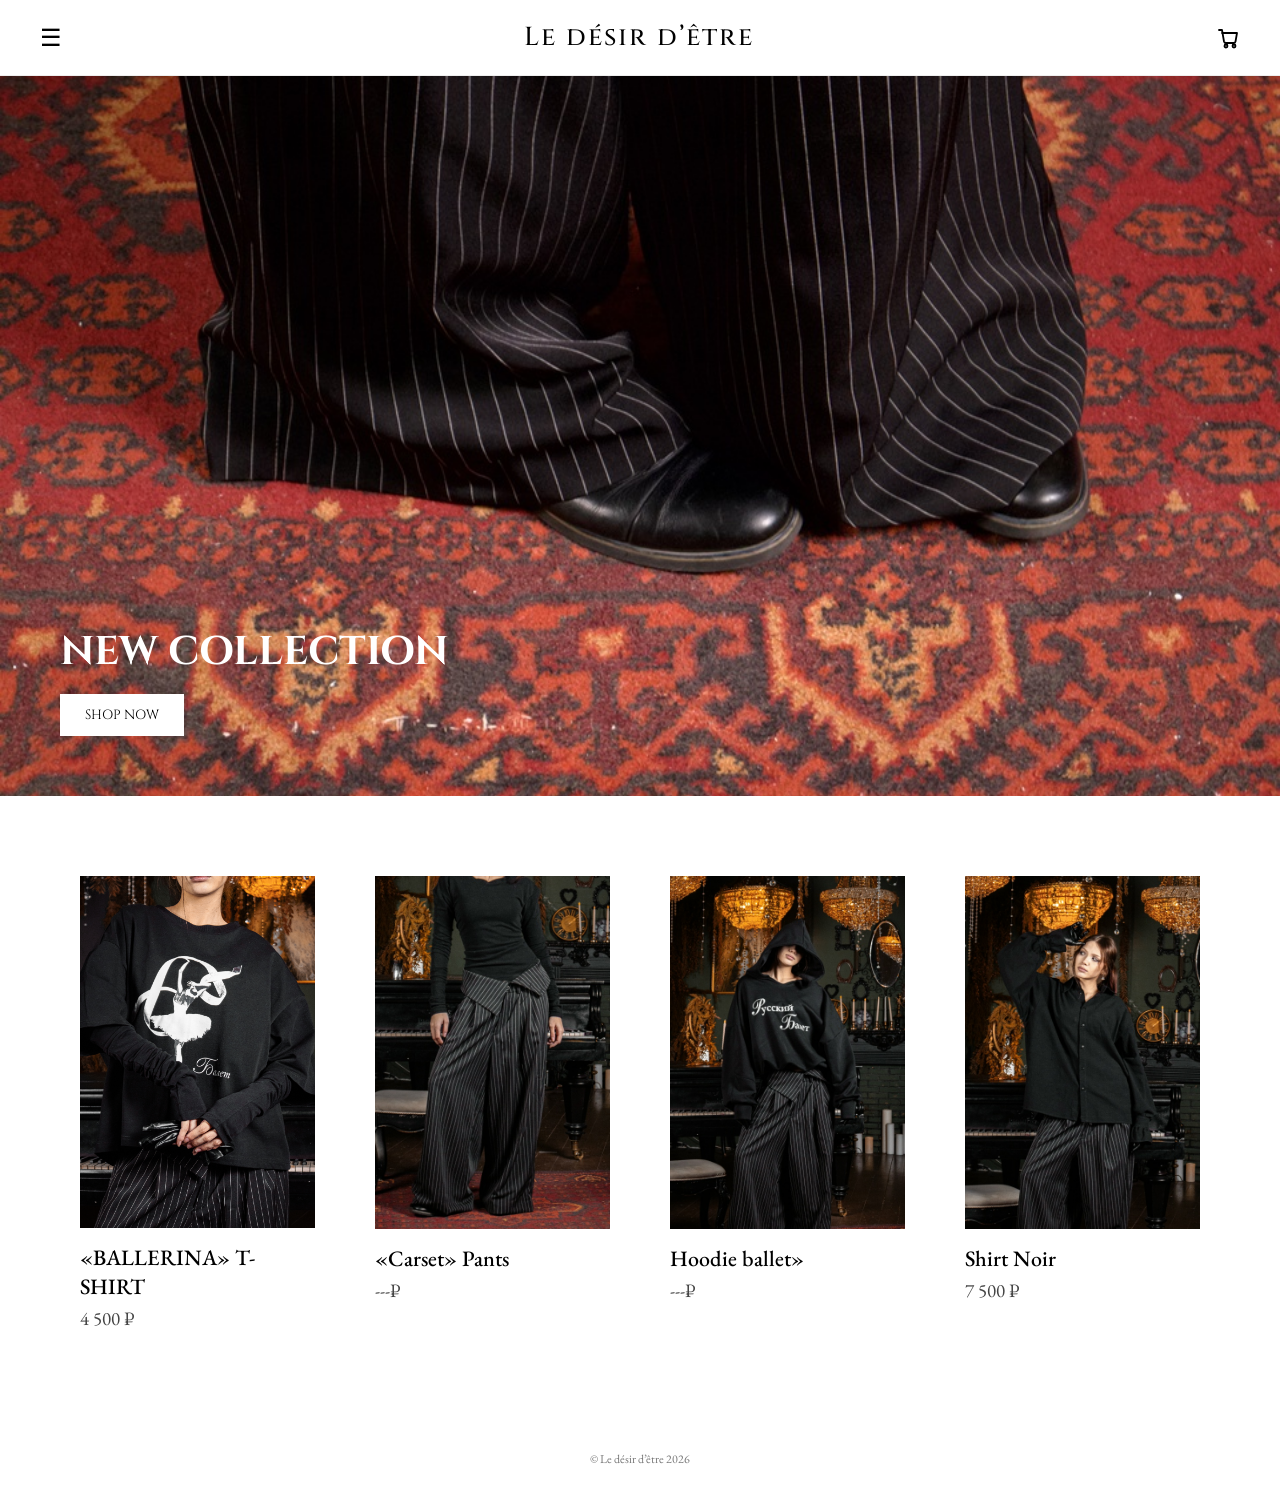
<file: index.html>
<!DOCTYPE html>
<html lang="ru">
<head>
  <meta charset="UTF-8">
  <meta name="viewport" content="width=device-width, initial-scale=1.0">
    <title>Le désir d’être</title>

  <link rel="stylesheet" href="css/style.css">
  <link href="https://fonts.googleapis.com/css2?family=Cinzel:wght@400;500;700&family=EB+Garamond:wght@400;500&display=swap" rel="stylesheet">
</head>
<body>

<aside class="side-menu" id="sideMenu" aria-hidden="true">
  <div class="side-menu__header">
    <h2>Навигация</h2>
    <button class="side-menu__close" id="closeMenu" aria-label="Закрыть меню">×</button>
  </div>

  <nav class="side-menu__nav">
    <a href="catalog.html">Каталог</a>
    <details>
      <summary>Покупателям</summary>
      <a href="">Публичная оферта</a>
      <a href="#">Информация о доставке и возврате</a>
      <a href="#">Политика конфиденциальности</a>
    </details>
  </nav>
</aside>

<div class="overlay" id="overlay" aria-hidden="true"></div>

<header class="header">
  <button class="menu" id="openMenu" aria-label="Открыть меню">
    ☰
  </button>

  <div class="logo">
    Le désir d’être
  </div>

  <nav class="header-nav">
    <a class="cart nav-link" href="cart.html" aria-label="Корзина">
      <svg viewBox="0 0 24 24" role="img" aria-hidden="true">
        <path d="M6 7h15l-1.5 8.5a2 2 0 0 1-2 1.5H10a2 2 0 0 1-2-1.5L6 4H3" />
        <circle cx="10" cy="20" r="1.5" />
        <circle cx="18" cy="20" r="1.5" />
      </svg>
    </a>
  </nav>
</header>

<section class="hero">
  <img src="assets/images/ui/HERO-1.jpg" alt="Новая коллекция одежды">

  <div class="hero-text">
    <h1>NEW COLLECTION</h1>
    <a href ="catalog.html"><button>SHOP NOW</button></a>
  </div>
</section>

<section class="products">
  <div class="product">
    <img src="assets/images/products/Ballerina_t-shirt.jpg" alt="«Ballerina» t-shirt">
    <h3>«BALLERINA» T-SHIRT</h3>
    <p>4 500 ₽</p>
  </div>

  <div class="product">
    <img src="assets/images/products/Carset_pants.jpg" alt="«Carset» Pants">
    <h3>«Carset» Pants</h3>
    <p>---₽</p>
  </div>

  <div class="product">
    <img src="assets/images/products/Hoodie_ballet.jpg" alt="Hoodie ballet»">
    <h3>Hoodie ballet»</h3>
    <p>---₽</p>
  </div>

  <div class="product">
    <img src="assets/images/products/Shirt_Noir.jpg" alt="Shirt Noir">
    <h3>Shirt Noir</h3>
    <p>7 500 ₽</p>
  </div>
</section>

<footer class="footer">
  <p>© Le désir d’être 2026</p>
</footer>

<script src="js/main.js"></script>
</body>
</html>
</file>
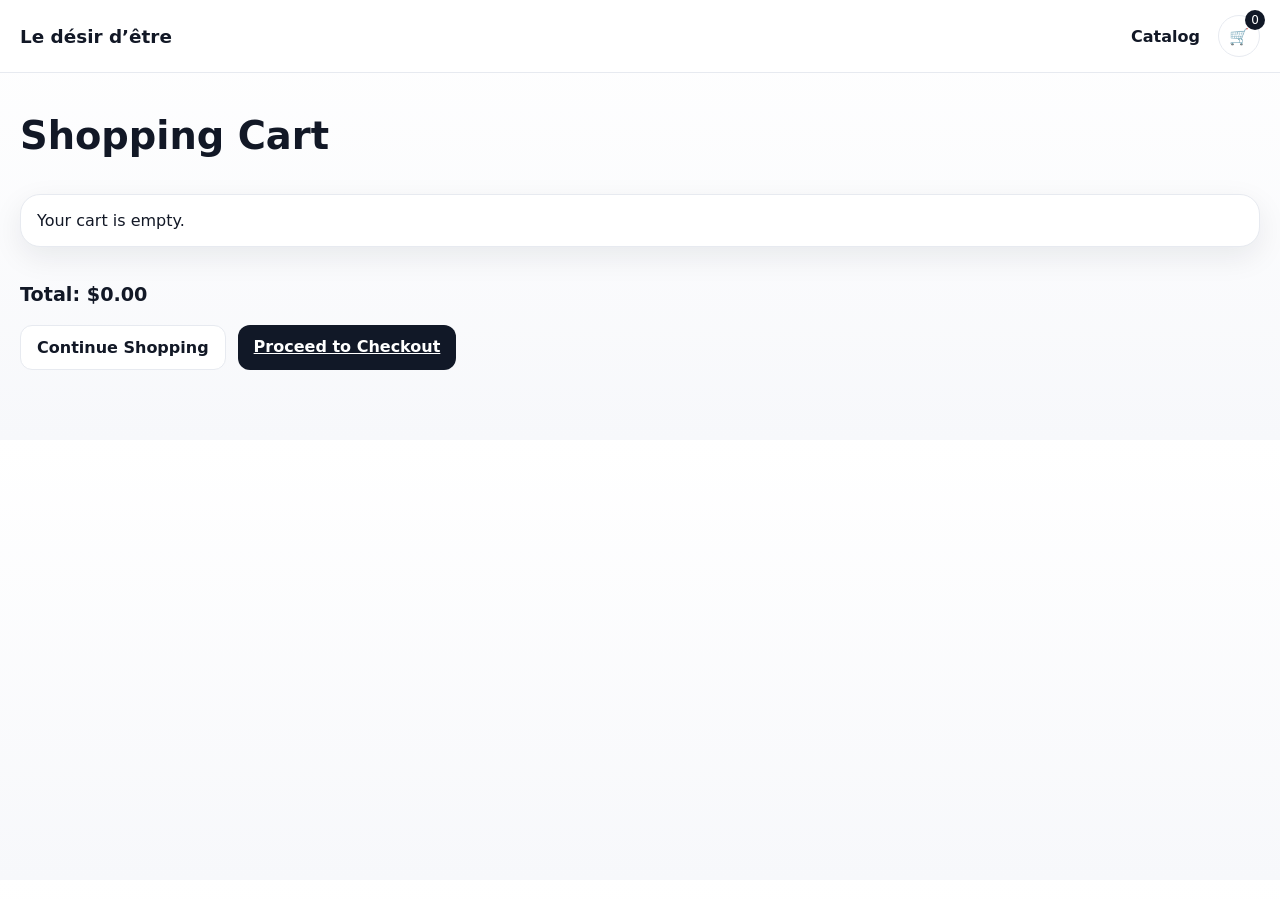
<file: cart.html>
<!DOCTYPE html>
<html lang="en">
<head>
  <meta charset="UTF-8" />
  <meta name="viewport" content="width=device-width, initial-scale=1.0" />
  <title>Корзина - Le désir d’être</title>
  <link rel="stylesheet" href="css/shop.css" />
</head>
<body class="shop-body">
  <div id="header-slot"></div>

  <main class="page-section container">
    <!-- Блок корзины с товарами и итоговой стоимостью -->
    <h1 class="page-title">Shopping Cart</h1>
    <div class="cart-list" id="cart-list"></div>
    <p class="total-line">Total: <span id="cart-total">$0.00</span></p>
    <div class="cart-actions">
      <a class="btn btn-outline" href="catalog.html">Continue Shopping</a>
      <a class="btn btn-primary" href="checkout.html">Proceed to Checkout</a>
    </div>
  </main>

  <script src="js/cart.js"></script>
  <script src="js/cart-page.js"></script>
</body>
</html>
</file>
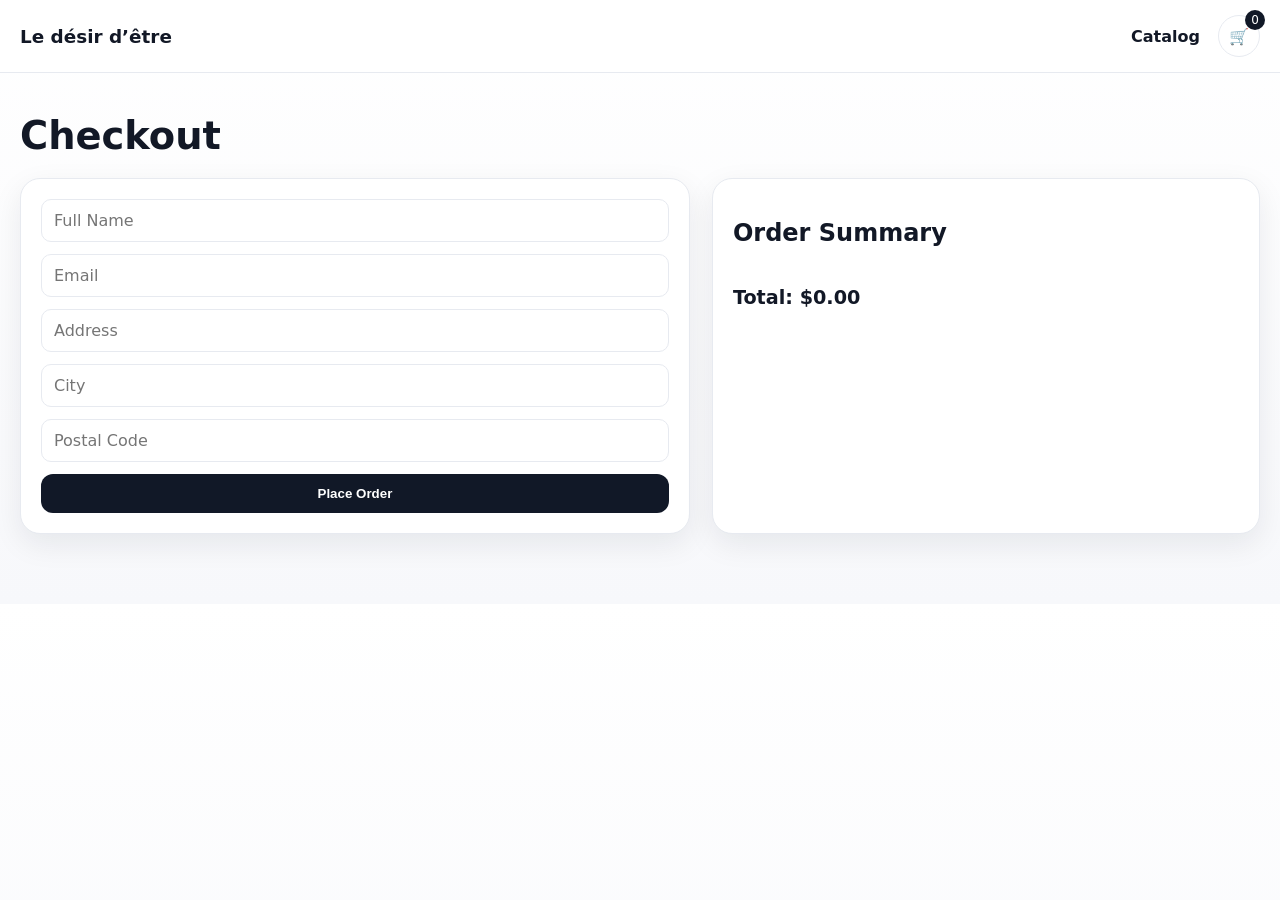
<file: checkout.html>
<!DOCTYPE html>
<html lang="en">
<head>
  <meta charset="UTF-8" />
  <meta name="viewport" content="width=device-width, initial-scale=1.0" />
  <title>Checkout - Le désir d’être</title>
  <link rel="stylesheet" href="css/shop.css" />
</head>
<body class="shop-body">
  <div id="header-slot"></div>

  <main class="page-section container">
    <!-- Раздел оформления заказа -->
    <h1 class="page-title">Checkout</h1>

    <section class="checkout-grid">
      <!-- Форма данных покупателя -->
      <form class="card form-card" id="checkout-form">
        <div class="form-grid">
          <input class="input" required placeholder="Full Name" />
          <input class="input" required type="email" placeholder="Email" />
          <input class="input" required placeholder="Address" />
          <input class="input" required placeholder="City" />
          <input class="input" required placeholder="Postal Code" />
          <button class="btn btn-primary" type="submit">Place Order</button>
        </div>
      </form>

      <!-- Сводка товаров и суммы заказа -->
      <aside class="card summary-card">
        <h2>Order Summary</h2>
        <ul class="summary-list" id="checkout-list"></ul>
        <p class="total-line">Total: <span id="checkout-total">$0.00</span></p>
      </aside>
    </section>
  </main>

  <script src="js/cart.js"></script>
  <script src="js/checkout.js"></script>
</body>
</html>
</file>
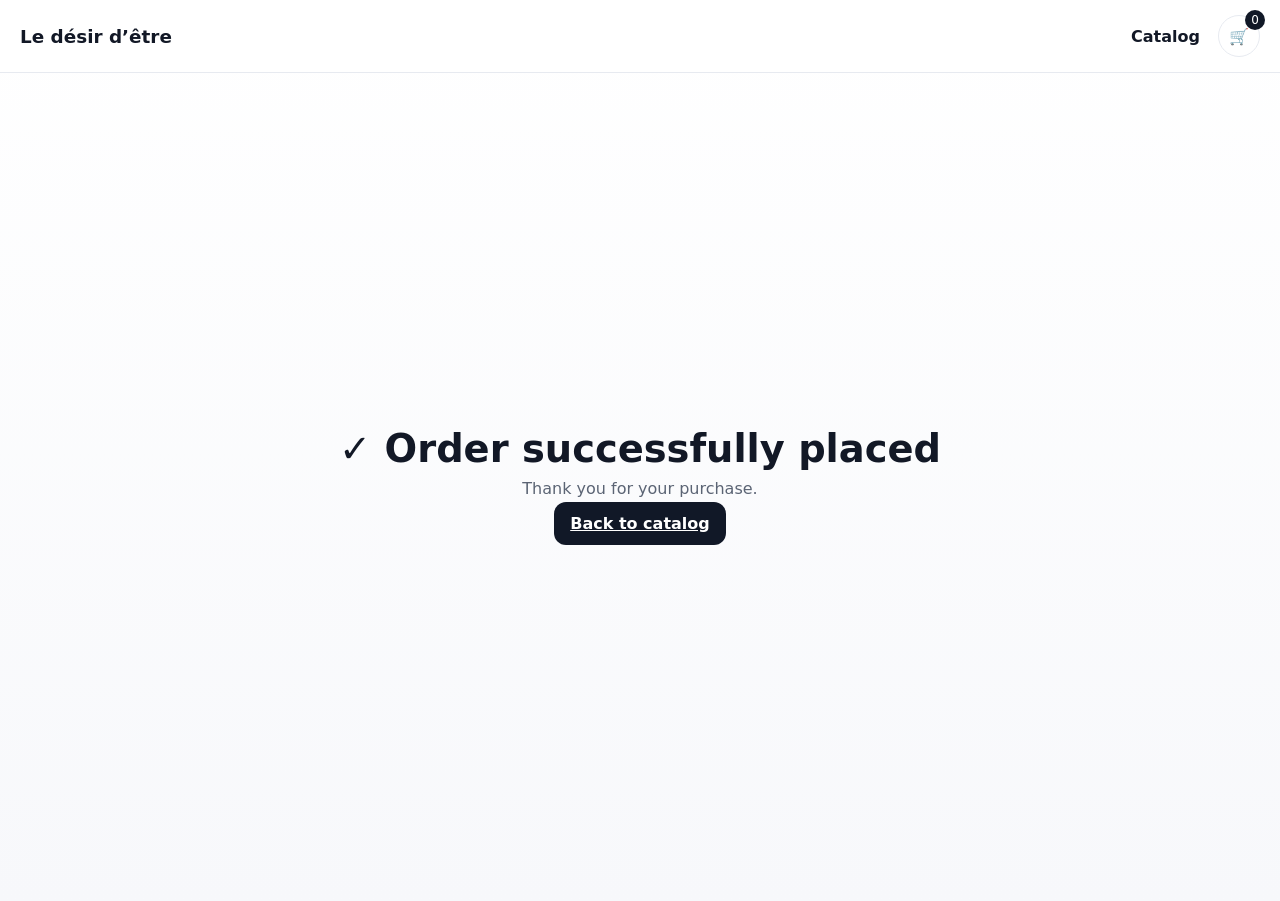
<file: order-success.html>
<!DOCTYPE html>
<html lang="en">
<head>
  <meta charset="UTF-8" />
  <meta name="viewport" content="width=device-width, initial-scale=1.0" />
  <title>Order Success - Le désir d’être</title>
  <link rel="stylesheet" href="css/shop.css" />
</head>
<body class="shop-body">
  <div id="header-slot"></div>

  <main class="container success-center">
    <!-- Экран успешного заказа -->
    <section>
      <h1 class="page-title">✓ Order successfully placed</h1>
      <p class="page-subtitle">Thank you for your purchase.</p>
      <p><a class="btn btn-primary" href="catalog.html">Back to catalog</a></p>
    </section>
  </main>

  <script src="js/cart.js"></script>
  <script>
    // На странице успеха очищаем корзину и обновляем счётчик
    localStorage.removeItem('Le désir d’être-cart');
    renderHeader();
  </script>
</body>
</html>
</file>
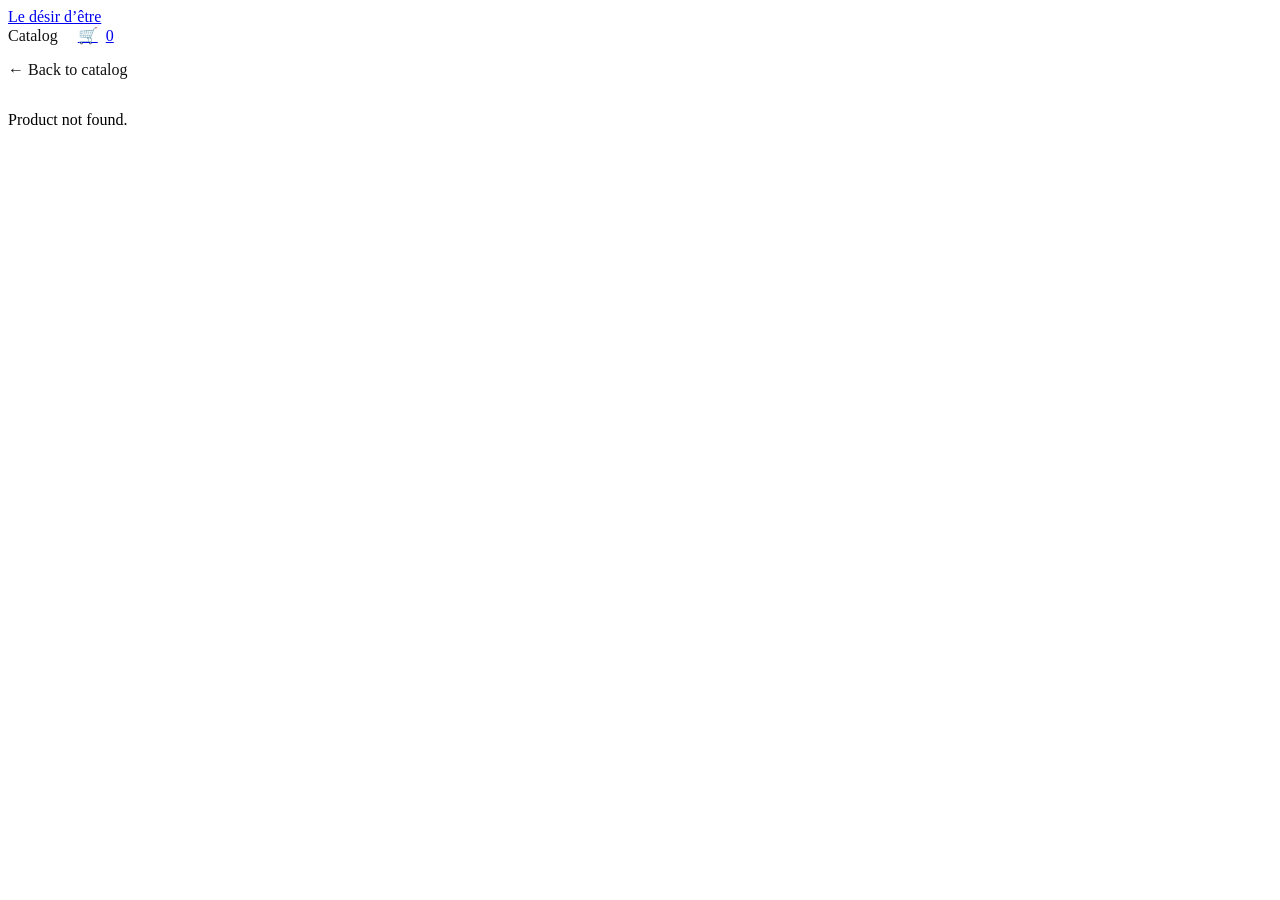
<file: product.html>
<!DOCTYPE html>
<html lang="en">
<head>
  <meta charset="UTF-8" />
  <meta name="viewport" content="width=device-width, initial-scale=1.0" />
  <title>Product - Le désir d’être</title>
  <link rel="stylesheet" href="css/store.css" />
</head>
<body class="shop-body">
  <div id="header-slot"></div>

  <main class="page-section container">
    <!-- Ссылка возврата к каталогу -->
    <p><a class="nav-link" href="catalog.html">← Back to catalog</a></p>

    <!-- Двухколоночная область товара -->
    <section class="product-layout" id="product-content"></section>
  </main>

  <script src="js/products.js"></script>
  <script src="js/cart.js"></script>
  <script src="js/product.js"></script>
</body>
</html>
</file>
<file: css/style.css>
* {
    margin: 0;
    padding: 0;
    box-sizing: border-box;
}

body {
    font-family: 'EB Garamond', serif;
    background: #fff;
    color: #000;
}

.header {
    display: flex;
    justify-content: space-between;
    align-items: center;
    padding: 20px 40px;
    border-bottom: 1px solid #eee;
}

.logo {
    font-family: 'Cinzel', serif;
    font-size: 26px;
    font-weight: 500;
    letter-spacing: 2px;
}

.menu,
.cart {
    display: flex;
    align-items: center;
    justify-content: center;
    background: transparent;
    border: none;
    color: #000;
    cursor: pointer;
}

.menu {
    font-size: 24px;
}

.cart svg {
    width: 24px;
    height: 24px;
    stroke: #000;
    fill: none;
    stroke-width: 1.8;
    stroke-linecap: round;
    stroke-linejoin: round;
}

.hero {
    position: relative;
    width: 100%;
    height: 80vh;
    overflow: hidden;
}

.hero img {
    width: 100%;
    height: 100%;
    object-fit: cover;
}

.hero-text {
    position: absolute;
    bottom: 60px;
    left: 60px;
    color: #fff;
}

.hero-text h1 {
    font-family: 'Cinzel', serif;
    font-size: 40px;
    margin-bottom: 15px;
}

.hero-text button {
    padding: 12px 25px;
    border: none;
    background: #fff;
    cursor: pointer;
    font-family: 'Cinzel', serif;
}

.products {
    display: grid;
    grid-template-columns: repeat(4, 1fr);
    gap: 60px;
    padding: 80px;
}

.product img {
    width: 100%;
    margin-bottom: 10px;
}

.product h3 {
    font-size: 22px;
    font-weight: 500;
    margin-bottom: 5px;
}

.product p {
    font-size: 19px;
    color: #444;
}

.collection {
    text-align: center;
    padding: 60px;
    border-top: 1px solid #eee;
    border-bottom: 1px solid #eee;
}

.collection h2 {
    font-family: 'Cinzel', serif;
    letter-spacing: 3px;
    font-weight: 500;
    margin-bottom: 20px;
}

.collection a {
    text-decoration: none;
    color: #000;
    border: 1px solid #000;
    padding: 10px 20px;
}

.footer {
    text-align: center;
    padding: 40px;
    color: #777;
    font-size: 12px;
}

.side-menu {
    position: fixed;

    top: 0;
    left: -380px;
    width: 380px;
    height: 100vh;
    background: #0b0b0b;
    color: #f4f4f4;
    padding: 24px;
    z-index: 1000;
    transition: left 0.3s ease;
}

.side-menu.open {
    left: 0;
}

.side-menu__header {
    display: flex;
    justify-content: space-between;
    align-items: center;
    margin-bottom: 24px;
}

.side-menu__header h2 {
    font-family: '../assets/fonts/Montserrat/Montserrat-ThinItalic', serif;
    letter-spacing: 1px;
    font-size: 48px;
    font-weight: 400;
}

.side-menu__close {
    font-size: 28px;
    border: none;
    background: transparent;
    color: #f4f4f4;
    cursor: pointer;
}

.side-menu__nav {
    display: flex;
    flex-direction: column;
    gap: 14px;
}

.side-menu__nav a,
.side-menu__nav summary {
    color: #f4f4f4;
    text-decoration: none;
    font-size: 36px;
    font-weight: 400;
    cursor: pointer;
    list-style: none;
}

.side-menu__nav details {
    display: flex;
    flex-direction: column;
    align-items: flex-start;
    gap: 10px;
}

.side-menu__nav details a {
    display: block;
    width: 100%;
    font-size: 28px;
    opacity: 0.9;
    margin-left: 14px;
}

.overlay {
    position: fixed;
    inset: 0;
    background: rgba(0, 0, 0, 0.45);
    opacity: 0;
    pointer-events: none;
    z-index: 999;
    transition: opacity 0.3s ease;
}

.overlay.show {
    opacity: 1;
    pointer-events: all;
}
</file>
<file: css/shop.css>
/* =============================================
   ГЛОБАЛЬНЫЕ СТИЛИ МАГАЗИНА
   Современный минималистичный стиль для всех новых страниц
   ============================================= */
:root {
  --bg: #f7f8fb;
  --surface: #ffffff;
  --text: #121826;
  --muted: #5b6474;
  --border: #e7eaf0;
  --accent: #111827;
  --accent-2: #2563eb;
  --success: #16a34a;
  --shadow-soft: 0 10px 30px rgba(17, 24, 39, 0.08);
  --radius-lg: 20px;
  --radius-md: 14px;
  --radius-sm: 10px;
}

* { box-sizing: border-box; }

body.shop-body {
  margin: 0;
  font-family: system-ui, -apple-system, Segoe UI, Roboto, Arial, sans-serif;
  color: var(--text);
  background: linear-gradient(180deg, #ffffff 0%, #f7f8fb 100%);
}

.container {
  width: min(1750px, calc(100% - 40px));
  margin: 0 auto;
}

/* Шапка сайта, переиспользуется на всех страницах */
.site-header {
  position: sticky;
  top: 0;
  z-index: 20;
  background: rgba(255, 255, 255, 0.92);
  backdrop-filter: blur(8px);
  border-bottom: 1px solid var(--border);
}

.site-header__inner {
  height: 72px;
  display: flex;
  justify-content: space-between;
  align-items: center;
}

.brand {
  text-decoration: none;
  color: var(--text);
  font-weight: 700;
  font-size: 1.15rem;
}

.header-nav {
  display: flex;
  align-items: center;
  gap: 18px;
}

.nav-link {
  text-decoration: none;
  color: var(--text);
  font-weight: 600;
}

.cart-link {
  position: relative;
  display: inline-flex;
  align-items: center;
  justify-content: center;
  width: 42px;
  height: 42px;
  border: 1px solid var(--border);
  border-radius: 999px;
  background: #fff;
  text-decoration: none;
}

.cart-count {
  position: absolute;
  top: -6px;
  right: -6px;
  min-width: 20px;
  height: 20px;
  padding: 0 5px;
  border-radius: 999px;
  background: var(--accent);
  color: #fff;
  font-size: 12px;
  display: inline-flex;
  align-items: center;
  justify-content: center;
}

.page-section { padding: 40px 0 70px; }

.card {
  background: var(--surface);
  border: 1px solid var(--border);
  border-radius: var(--radius-lg);
  box-shadow: var(--shadow-soft);
}

.page-title { font-size: clamp(2rem, 4vw, 2.4rem); margin: 0; }
.page-subtitle { color: var(--muted); margin: 8px 0 0; }

.btn {
  border: 0;
  border-radius: 12px;
  padding: 12px 16px;
  font-weight: 600;
  cursor: pointer;
}

.btn-primary { background: var(--accent); color: #fff; }
.btn-outline { background: #fff; border: 1px solid var(--border); color: var(--text); text-decoration:none; display:inline-block; }

.catalog-layout {
  display: grid;
  grid-template-columns: 270px 1fr;
  gap: 24px;
  margin-top: 28px;
}

.sidebar { padding: 20px; height: fit-content; }
.category-list { list-style: none; margin: 0; padding: 0; display: grid; gap: 8px; }
.category-btn {
  width: 100%;
  text-align: left;
  border: 1px solid var(--border);
  background: #fff;
  padding: 10px 12px;
  border-radius: 10px;
  cursor: pointer;
}
.category-btn.active { border-color: var(--accent-2); color: var(--accent-2); }

.products-meta { margin-bottom: 12px; color: var(--muted); }
.products-grid {
  display: grid;
  grid-template-columns: repeat(4, minmax(0, 1fr));
  gap: 18px;
}

.product-card { overflow: hidden; transition: transform .2s ease, box-shadow .2s ease; cursor: pointer; }
.product-card:hover { transform: translateY(-4px); box-shadow: 0 14px 28px rgba(17,24,39,.14); }
.product-card img { width: 100%; aspect-ratio: 4/3; object-fit: cover; background: #f0f2f6; }
.product-card__body { padding: 14px; }
.badge { display:inline-block; font-size:12px; color:var(--muted); background:#f4f6fb; padding:4px 8px; border-radius:999px; }
.product-name { margin: 10px 0 6px; font-size: 1.05rem; }
.product-price { margin: 0 0 12px; font-weight: 700; }

.product-layout {
  display: grid;
  grid-template-columns: 1fr 1fr;
  gap: 26px;
}

.product-image { width: 100%; border-radius: var(--radius-lg); border: 1px solid var(--border); }
.success-msg { color: var(--success); margin-top: 10px; display: none; }
.success-msg.show { display: block; }

.cart-list { display: grid; gap: 14px; margin: 20px 0; }
.cart-item { display: grid; grid-template-columns: 80px 1fr auto; gap: 14px; padding: 14px; }
.cart-item img { width: 80px; height: 80px; object-fit: cover; border-radius: 12px; }
.qty-controls { display: inline-flex; gap: 8px; align-items: center; }
.qty-btn { width: 28px; height: 28px; border: 1px solid var(--border); border-radius: 8px; background: #fff; cursor: pointer; }
.cart-actions { display:flex; gap:12px; margin-top: 14px; flex-wrap: wrap; }
.total-line { font-size: 1.2rem; font-weight: 700; }

.checkout-grid { display: grid; grid-template-columns: 1.1fr .9fr; gap: 22px; margin-top: 20px; }
.form-card, .summary-card { padding: 20px; }
.form-grid { display: grid; gap: 12px; }
.input {
  width: 100%;
  border: 1px solid var(--border);
  border-radius: 10px;
  padding: 11px 12px;
  font: inherit;
}
.summary-list { list-style:none; margin:0 0 12px; padding:0; display:grid; gap:8px; }

.success-center { min-height: calc(100vh - 72px); display:grid; place-items:center; text-align:center; }

@media (max-width: 1024px) {
  .products-grid { grid-template-columns: repeat(2, minmax(0, 1fr)); }
}
@media (max-width: 860px) {
  .catalog-layout, .product-layout, .checkout-grid { grid-template-columns: 1fr; }
}
@media (max-width: 640px) {
  .products-grid { grid-template-columns: 1fr; }
}
</file>
<file: css/store.css>
:root {
    --color-bg: #ffffff;
    --color-text: #111111;
    --color-muted: #6f6f6f;
    --color-border: #e8e8e8;
    --color-accent: #111111;
    --radius-sm: 10px;
    --radius-md: 14px;
    --radius-lg: 18px;
    --shadow-card: 0 8px 24px rgba(0, 0, 0, 0.08);
}

body.store-page {
    min-height: 100vh;
    display: flex;
    flex-direction: column;
}

.store-main {
    flex: 1;
    width: min(1240px, calc(100% - 48px));
    margin: 34px auto 80px;
}

.page-headline {
    margin-bottom: 26px;
}

.page-headline h1 {
    font-family: 'Cinzel', serif;
    font-size: clamp(28px, 4vw, 42px);
    letter-spacing: 1px;
    margin-bottom: 8px;
}

.page-headline p {
    font-size: 18px;
    color: var(--color-muted);
}

.nav-link {
    text-decoration: none;
    color: var(--color-text);
    transition: opacity 0.2s ease;
}

.nav-link:hover {
    opacity: 0.7;
}

.header-nav {
    display: flex;
    gap: 20px;
    align-items: center;
}

.cart-link {
    position: relative;
    display: flex;
    gap: 8px;
    align-items: center;
}

.cart-badge {
    position: absolute;
    top: -8px;
    right: -10px;
    width: 18px;
    height: 18px;
    border-radius: 50%;
    background: #000;
    color: #fff;
    font-size: 11px;
    display: inline-flex;
    align-items: center;
    justify-content: center;
}

.catalog-layout {
    display: grid;
    grid-template-columns: 280px 1fr;
    gap: 30px;
}

.filters {
    border: 1px solid var(--color-border);
    border-radius: var(--radius-md);
    padding: 20px;
    align-self: start;
    position: sticky;
    top: 20px;
}

.filters h3 {
    font-size: 24px;
    margin-bottom: 16px;
}

.filter-list {
    display: flex;
    flex-direction: column;
    gap: 10px;
}

.filter-button {
    border: none;
    border-radius: 10px;
    padding: 12px;
    background: #f7f7f7;
    font-size: 16px;
    text-align: left;
    cursor: pointer;
}

.filter-button.active {
    background: #0d0d1a;
    color: #fff;
}

.catalog-summary {
    color: var(--color-muted);
    margin-bottom: 20px;
}

.product-grid {
    display: grid;
    grid-template-columns: repeat(3, minmax(200px, 1fr));
    gap: 22px;
}

.product-card {
    border: 1px solid var(--color-border);
    border-radius: var(--radius-md);
    overflow: hidden;
    transition: transform 0.25s ease, box-shadow 0.25s ease;
    background: #fff;
}

.product-card:hover {
    transform: translateY(-3px);
    box-shadow: var(--shadow-card);
}

.product-card img {
    width: 100%;
    aspect-ratio: 1 / 1.1;
    object-fit: cover;
}

.product-card__body {
    padding: 16px;
}

.product-card__category {
    letter-spacing: 1px;
    text-transform: uppercase;
    color: var(--color-muted);
    font-size: 12px;
}

.product-card__title {
    margin: 10px 0;
    font-size: 24px;
    line-height: 1.2;
}

.product-card__price {
    font-size: 26px;
    margin-bottom: 14px;
}

.primary-button,
.secondary-button {
    width: 100%;
    border: none;
    border-radius: 10px;
    padding: 12px 16px;
    font-size: 18px;
    cursor: pointer;
    font-family: inherit;
}

.primary-button {
    background: linear-gradient(120deg, #111 0%, #0d0d2a 100%);
    color: #fff;
}

.secondary-button {
    background: #fff;
    border: 1px solid #111;
    color: #111;
}

.product-layout {
    display: grid;
    grid-template-columns: 1.2fr 1fr;
    gap: 34px;
}

.gallery-main img {
    width: 100%;
    border-radius: var(--radius-md);
}

.gallery-thumbs {
    margin-top: 10px;
    display: grid;
    grid-template-columns: repeat(4, 1fr);
    gap: 10px;
}

.gallery-thumbs button {
    border: 1px solid transparent;
    border-radius: 10px;
    overflow: hidden;
    background: transparent;
    cursor: pointer;
}

.gallery-thumbs button.active {
    border-color: #111;
}

.gallery-thumbs img {
    width: 100%;
    aspect-ratio: 1;
    object-fit: cover;
}

.size-selector {
    display: flex;
    gap: 10px;
    margin: 16px 0 20px;
}

.size-button {
    border: 1px solid var(--color-border);
    background: #fff;
    border-radius: 8px;
    min-width: 44px;
    padding: 10px;
    cursor: pointer;
}

.size-button.active {
    border-color: #111;
    background: #111;
    color: #fff;
}

.section-divider {
    border: none;
    border-top: 1px solid var(--color-border);
    margin: 26px 0;
}

.cart-layout,
.checkout-layout,
.profile-layout {
    display: grid;
    gap: 24px;
}

.cart-item {
    border: 1px solid var(--color-border);
    border-radius: var(--radius-md);
    padding: 16px;
    display: grid;
    grid-template-columns: 110px 1fr auto;
    gap: 18px;
    align-items: center;
}

.cart-item img {
    width: 110px;
    height: 110px;
    object-fit: cover;
    border-radius: 10px;
}

.qty-control {
    display: inline-flex;
    border: 1px solid var(--color-border);
    border-radius: 8px;
    overflow: hidden;
}

.qty-control button {
    border: none;
    background: #fff;
    width: 34px;
    cursor: pointer;
}

.qty-control span {
    width: 34px;
    text-align: center;
    line-height: 34px;
}

.cart-summary,
.checkout-form,
.profile-orders {
    border: 1px solid var(--color-border);
    border-radius: var(--radius-md);
    padding: 20px;
}

.form-grid {
    display: grid;
    gap: 14px;
}

.form-grid label {
    display: grid;
    gap: 8px;
}

.form-grid input,
.form-grid textarea {
    border: 1px solid var(--color-border);
    border-radius: 8px;
    padding: 10px;
    font-family: inherit;
}

.orders-list {
    list-style: none;
    display: grid;
    gap: 12px;
    margin-top: 14px;
}

.orders-list li {
    padding: 12px;
    border: 1px solid var(--color-border);
    border-radius: 10px;
}

.empty-state {
    padding: 24px;
    border: 1px dashed var(--color-border);
    border-radius: var(--radius-md);
    text-align: center;
    color: var(--color-muted);
}

@media (max-width: 992px) {
    .catalog-layout,
    .product-layout {
        grid-template-columns: 1fr;
    }

    .filters {
        position: static;
    }

    .product-grid {
        grid-template-columns: repeat(2, minmax(180px, 1fr));
    }
}

@media (max-width: 640px) {
    .header {
        padding: 16px 18px;
    }

    .logo {
        font-size: 19px;
    }

    .store-main {
        width: calc(100% - 28px);
        margin-top: 18px;
    }

    .page-headline p {
        font-size: 16px;
    }

    .product-grid {
        grid-template-columns: 1fr;
    }

    .cart-item {
        grid-template-columns: 1fr;
    }
}
</file>
